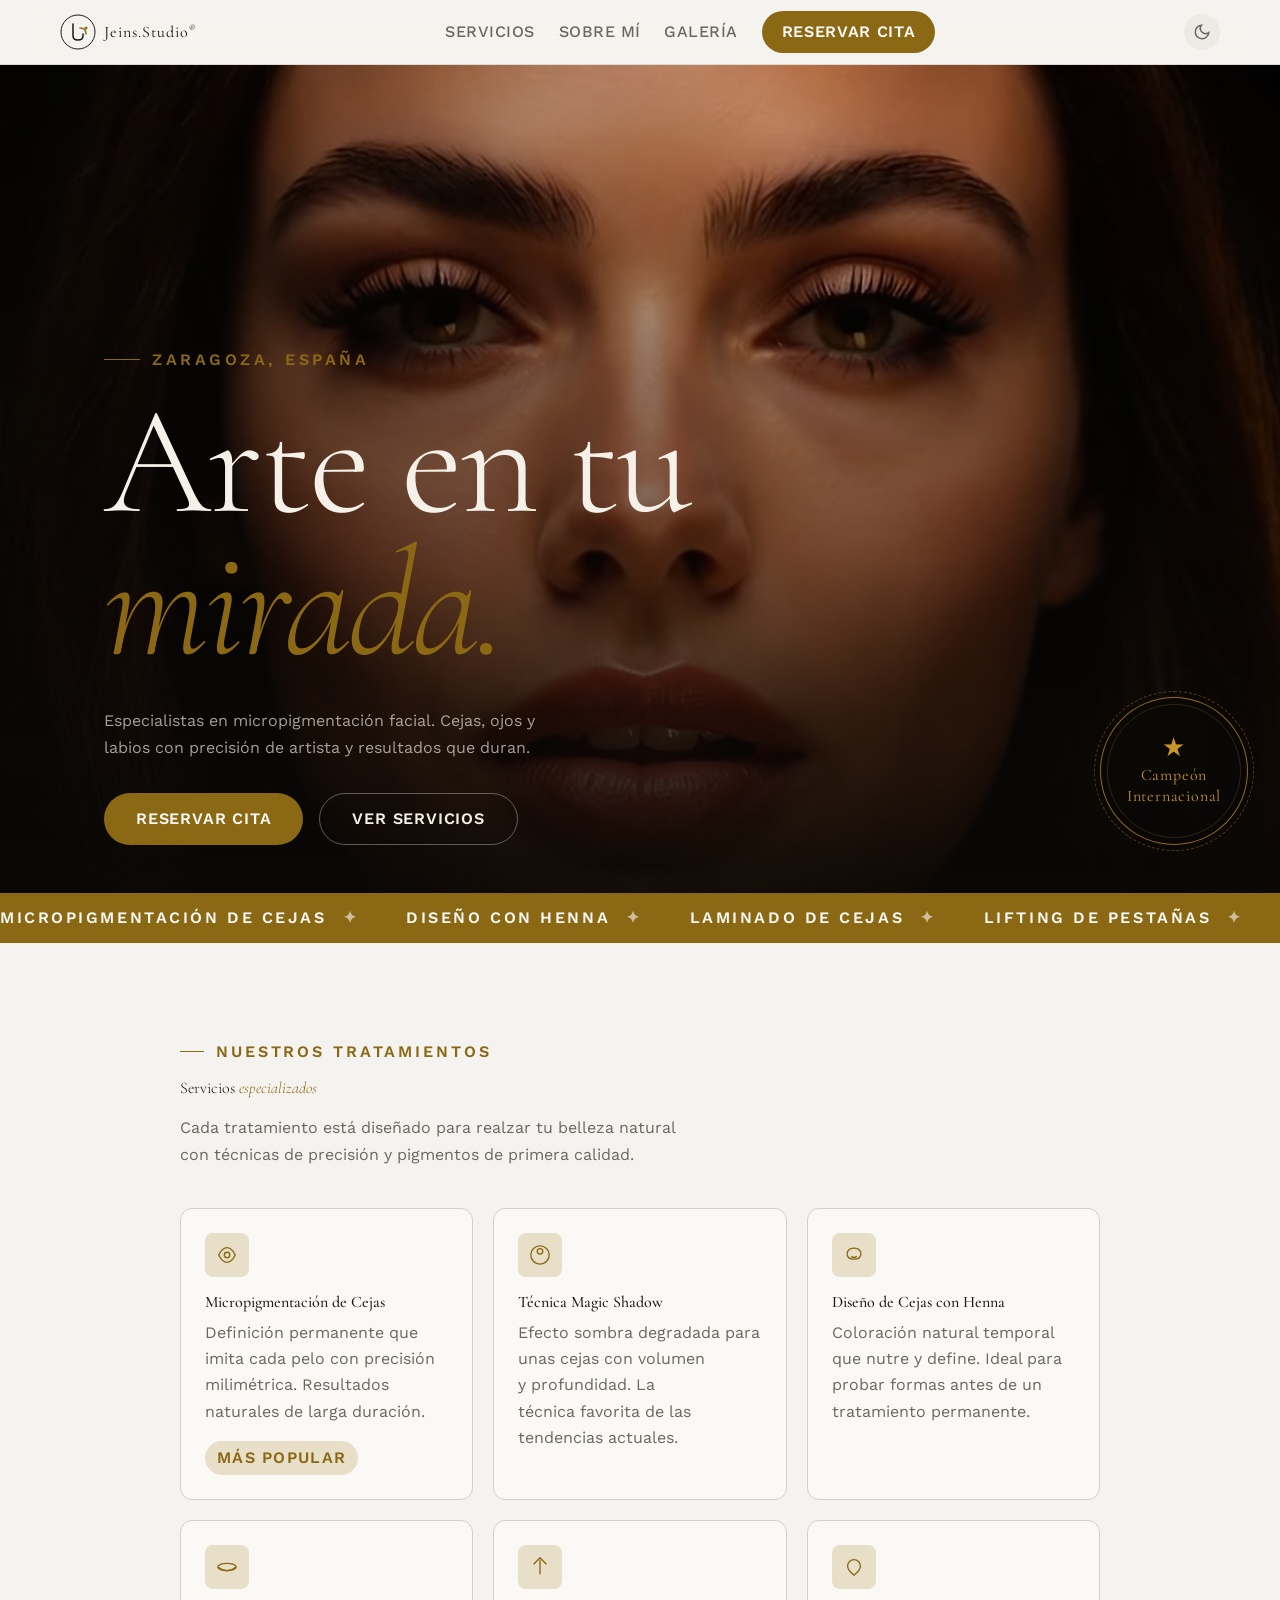
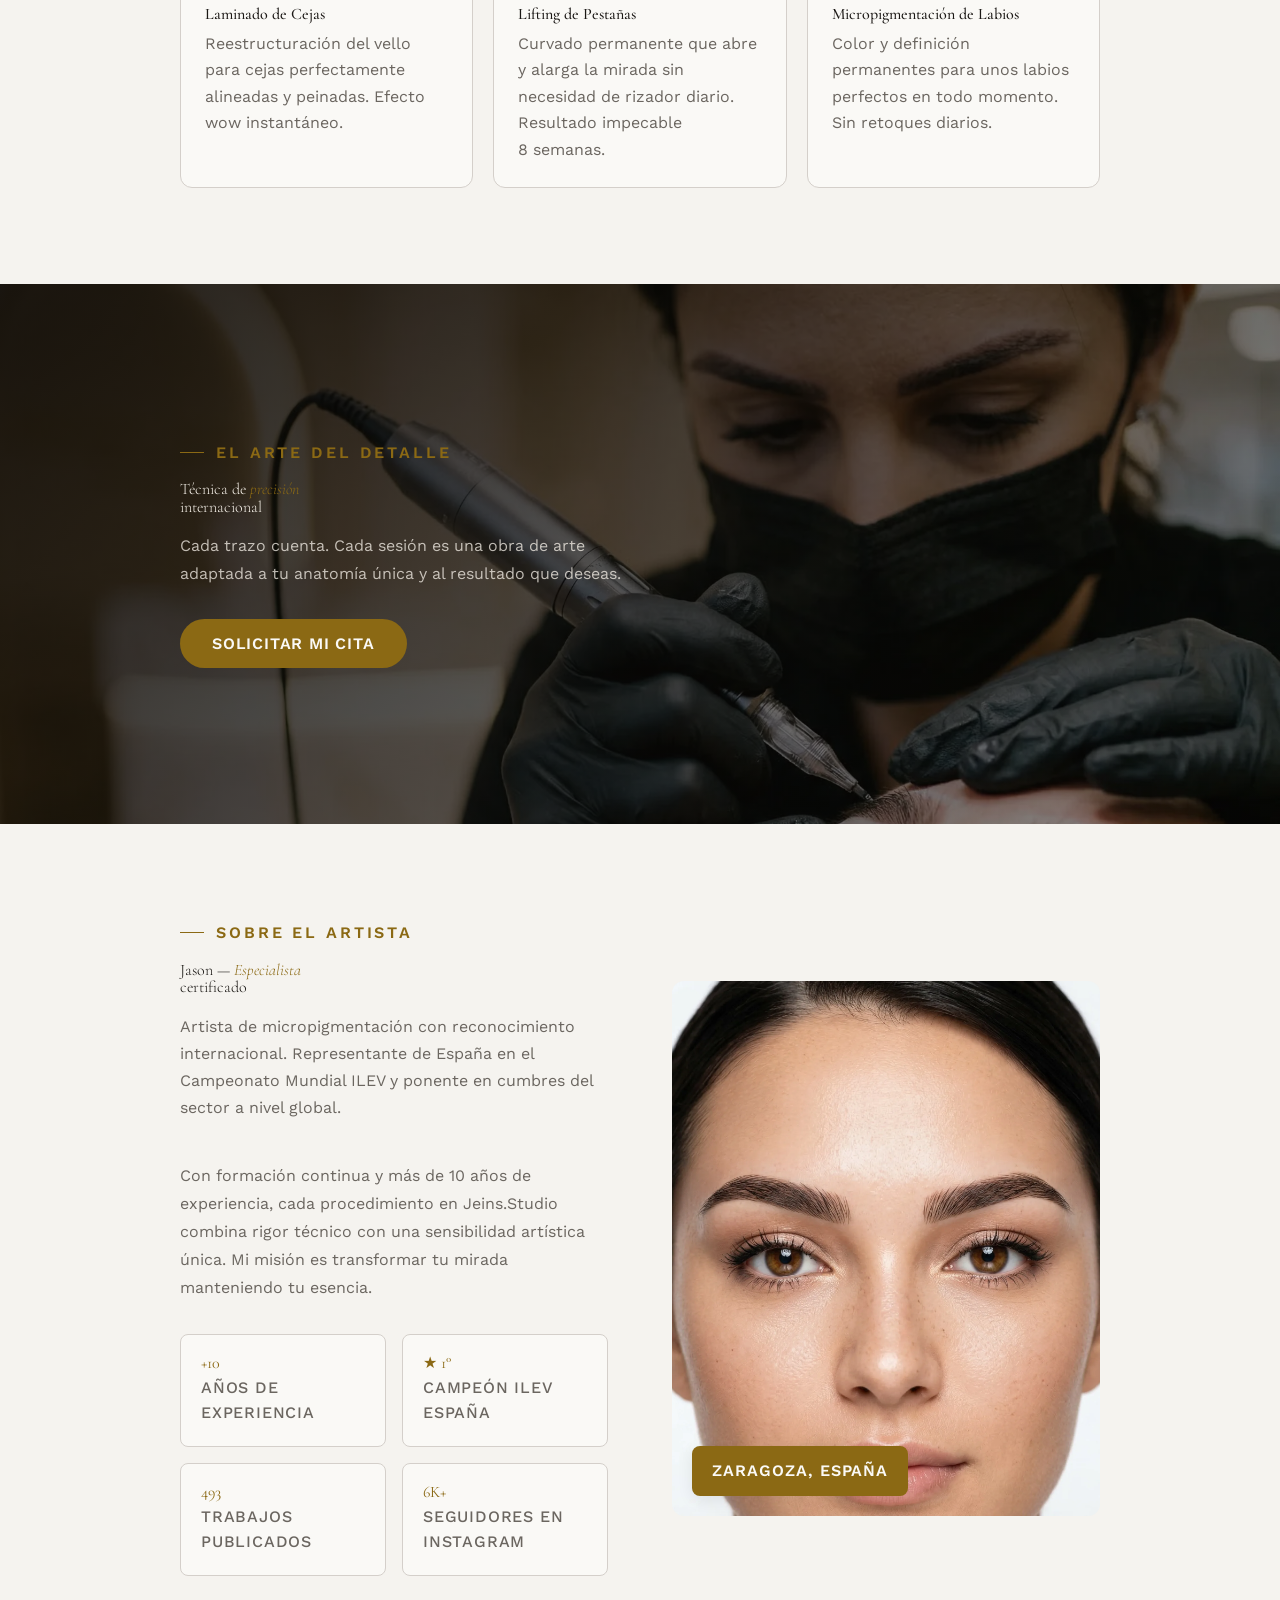
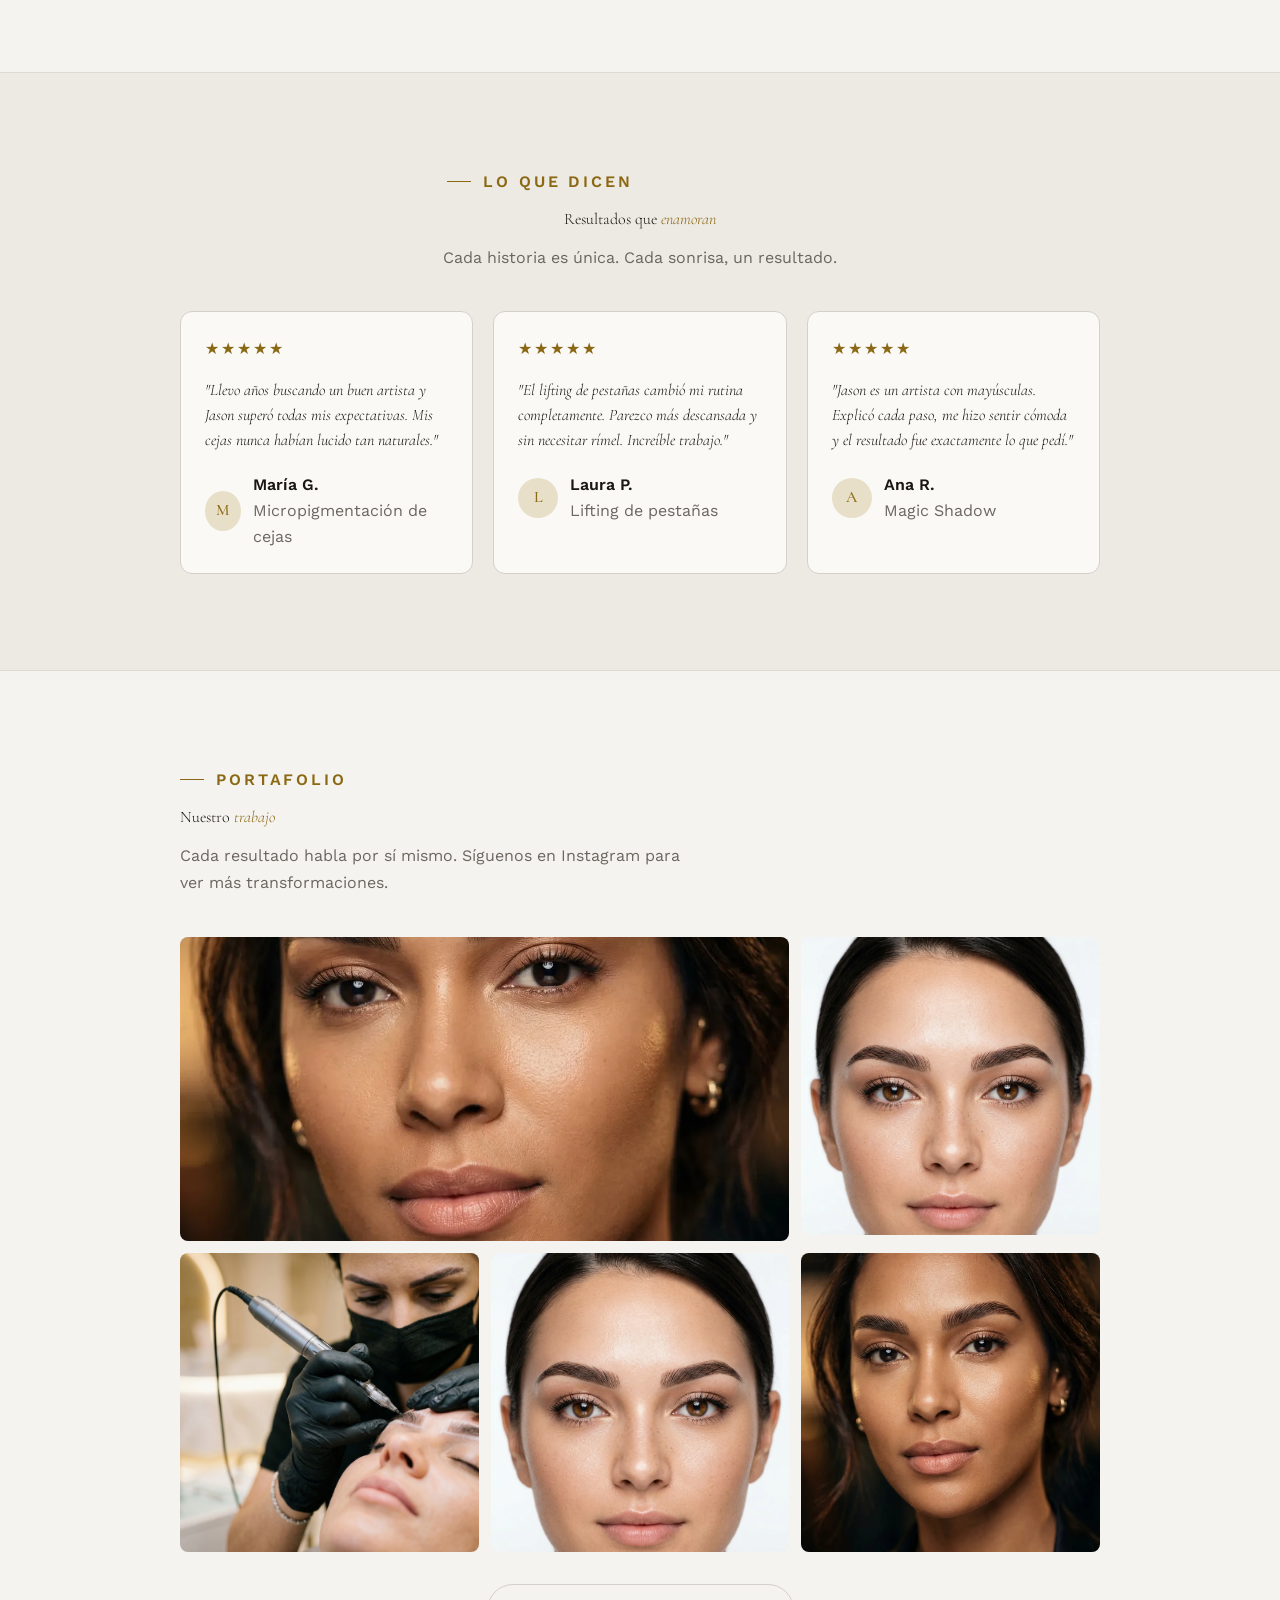
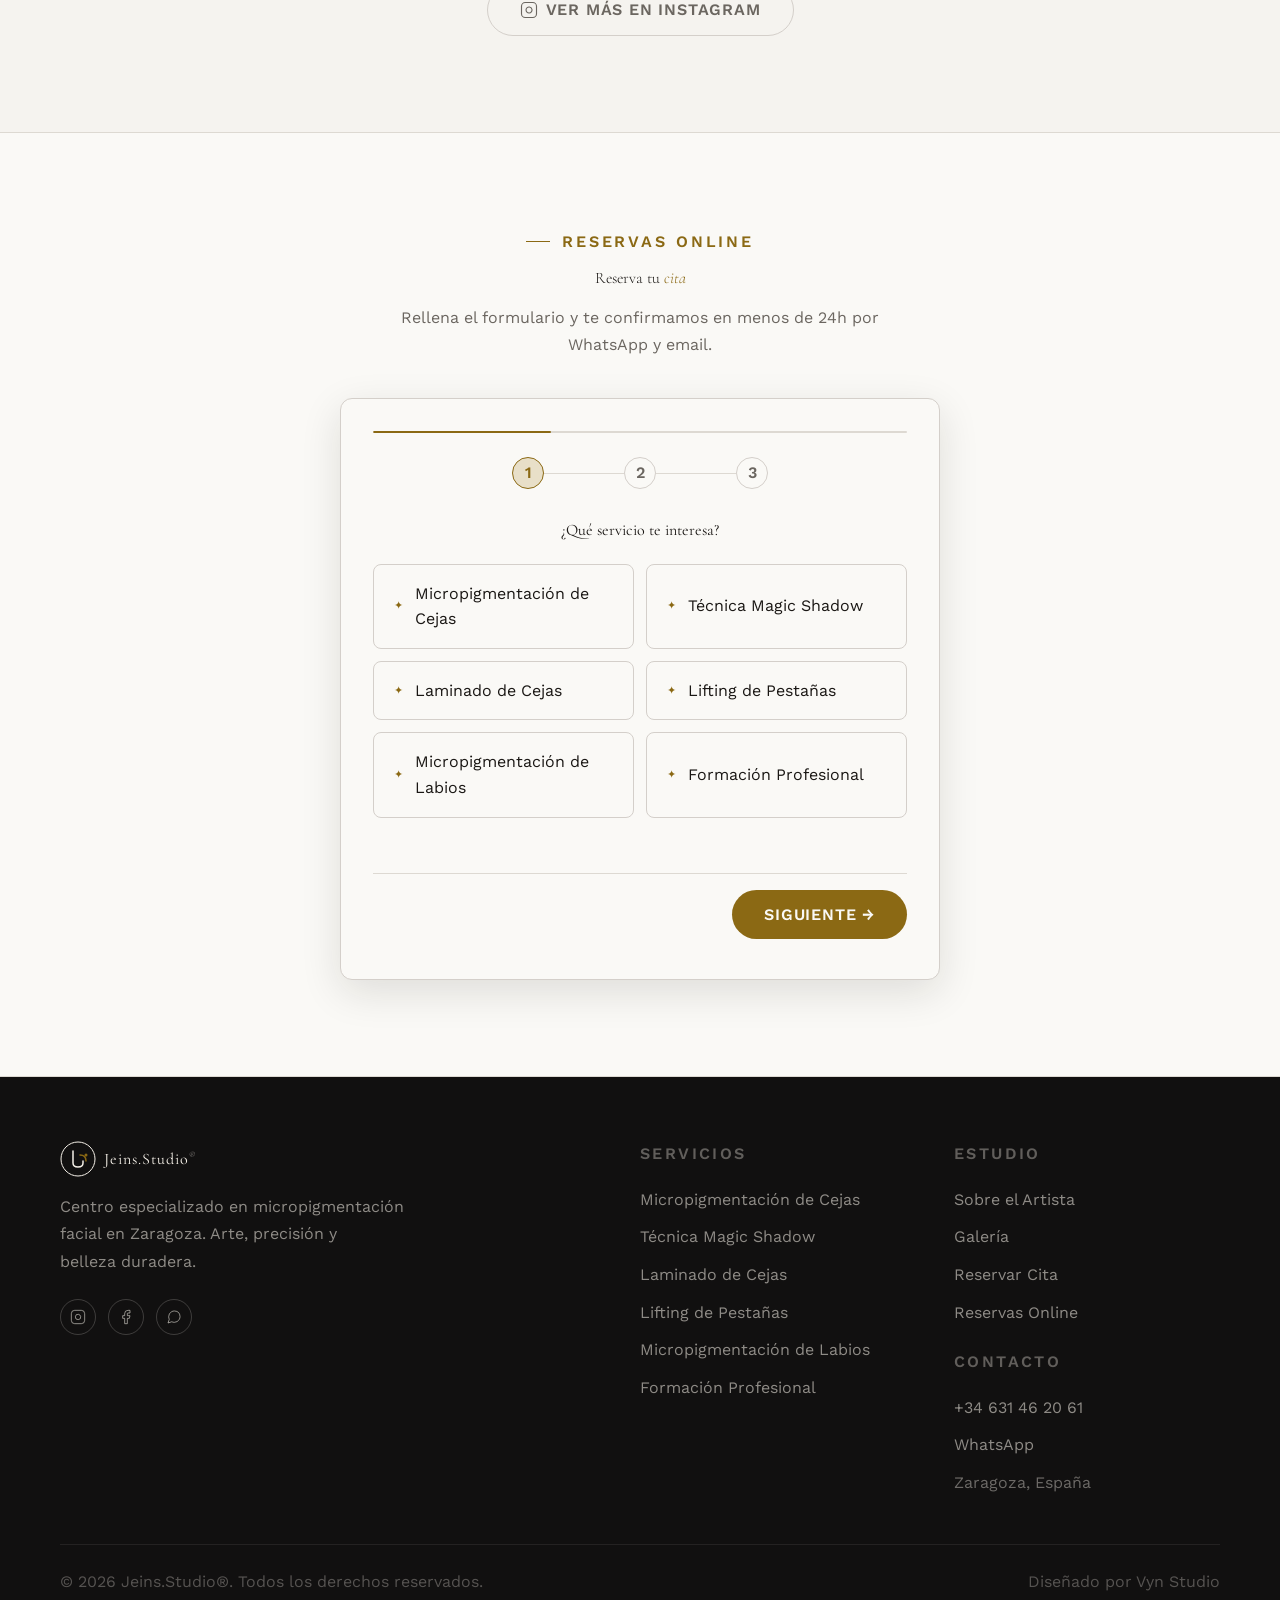
<file: index.html>
<!DOCTYPE html>
<html lang="es">
<head>
<meta charset="UTF-8">
<meta name="viewport" content="width=device-width, initial-scale=1.0">

<!-- ===== SEO PRIMARIO ===== -->
<title>Jeins.Studio® | Micropigmentación de Cejas y Labios en Zaragoza</title>
<meta name="description" content="Jeins.Studio® — Especialistas en micropigmentación facial en Zaragoza. Cejas, ojos y labios con precisión de artista. Campeón internacional ILEV. Reserva tu cita online.">
<meta name="keywords" content="micropigmentación Zaragoza, micropigmentación cejas Zaragoza, microblading Zaragoza, laminado cejas Zaragoza, lifting pestañas Zaragoza, tatuaje cejas Zaragoza, Jeins Studio">
<meta name="author" content="Jeins.Studio®">
<meta name="robots" content="index, follow">
<link rel="canonical" href="https://jeinsstudio.com/">

<!-- ===== OPEN GRAPH (Facebook / WhatsApp) ===== -->
<meta property="og:type" content="website">
<meta property="og:url" content="https://jeinsstudio.com/">
<meta property="og:title" content="Jeins.Studio® | Micropigmentación Facial en Zaragoza">
<meta property="og:description" content="Especialistas en diseño de cejas, micropigmentación y tratamientos de belleza en Zaragoza. Artista galardonado internacionalmente. Reserva tu cita.">
<meta property="og:image" content="https://jeinsstudio.com/hero.png">
<meta property="og:image:width" content="1200">
<meta property="og:image:height" content="630">
<meta property="og:locale" content="es_ES">
<meta property="og:site_name" content="Jeins.Studio®">

<!-- ===== TWITTER CARD ===== -->
<meta name="twitter:card" content="summary_large_image">
<meta name="twitter:title" content="Jeins.Studio® | Micropigmentación Facial en Zaragoza">
<meta name="twitter:description" content="Especialistas en micropigmentación facial en Zaragoza. Reserva tu cita online.">
<meta name="twitter:image" content="https://jeinsstudio.com/hero.png">

<!-- ===== STRUCTURED DATA (Schema.org) ===== -->
<script type="application/ld+json">
{
  "@context": "https://schema.org",
  "@type": "BeautySalon",
  "name": "Jeins.Studio®",
  "description": "Centro especializado en micropigmentación facial en Zaragoza. Cejas, ojos y labios con precisión de artista.",
  "url": "https://jeinsstudio.com",
  "telephone": "+34631462061",
  "priceRange": "€€",
  "image": "https://jeinsstudio.com/hero.png",
  "address": {
    "@type": "PostalAddress",
    "addressLocality": "Zaragoza",
    "addressRegion": "Aragón",
    "addressCountry": "ES"
  },
  "geo": {
    "@type": "GeoCoordinates",
    "latitude": "41.6488",
    "longitude": "-0.8891"
  },
  "openingHoursSpecification": {
    "@type": "OpeningHoursSpecification",
    "dayOfWeek": ["Monday","Tuesday","Wednesday","Thursday","Friday"],
    "opens": "09:00",
    "closes": "19:00"
  },
  "sameAs": [
    "https://www.instagram.com/jeins.studio",
    "https://www.facebook.com/profile.php?id=100095380410273"
  ],
  "hasOfferCatalog": {
    "@type": "OfferCatalog",
    "name": "Servicios de Micropigmentación",
    "itemListElement": [
      {"@type": "Offer", "itemOffered": {"@type": "Service", "name": "Micropigmentación de Cejas"}},
      {"@type": "Offer", "itemOffered": {"@type": "Service", "name": "Técnica Magic Shadow"}},
      {"@type": "Offer", "itemOffered": {"@type": "Service", "name": "Laminado de Cejas"}},
      {"@type": "Offer", "itemOffered": {"@type": "Service", "name": "Lifting de Pestañas"}},
      {"@type": "Offer", "itemOffered": {"@type": "Service", "name": "Micropigmentación de Labios"}}
    ]
  }
}
</script>

<!-- ===== PERFORMANCE ===== -->
<link rel="preconnect" href="https://fonts.googleapis.com">
<link rel="preconnect" href="https://fonts.gstatic.com" crossorigin>
<link rel="preload" href="hero.webm" as="video" type="video/webm">
<link rel="preload" href="hero.mp4" as="video" type="video/mp4">
<link rel="dns-prefetch" href="https://wa.me">
<link rel="dns-prefetch" href="https://gnom.guru">
<link href="https://fonts.googleapis.com/css2?family=Cormorant+Garamond:ital,wght@0,300;0,400;1,300;1,400&family=Work+Sans:wght@400;500&display=swap" rel="stylesheet" media="print" onload="this.media='all'">
<noscript><link href="https://fonts.googleapis.com/css2?family=Cormorant+Garamond:ital,wght@0,300;0,400;1,300;1,400&family=Work+Sans:wght@400;500&display=swap" rel="stylesheet"></noscript>

<style>:root{--text-xs:clamp(0.75rem,0.7rem+0.25vw,0.875rem);--text-sm:clamp(0.875rem,0.8rem+0.35vw,1rem);--text-base:clamp(1rem,0.95rem+0.25vw,1.125rem);--text-lg:clamp(1.125rem,1rem+0.75vw,1.5rem);--text-xl:clamp(1.5rem,1.2rem+1.25vw,2.25rem);--text-2xl:clamp(2rem,1.2rem+2.5vw,3.5rem);--text-hero:clamp(3rem,1rem+5.5vw,6rem);--space-1:0.25rem;--space-2:0.5rem;--space-3:0.75rem;--space-4:1rem;--space-5:1.25rem;--space-6:1.5rem;--space-8:2rem;--space-10:2.5rem;--space-12:3rem;--space-16:4rem;--space-20:5rem;--space-24:6rem;--space-32:8rem;--color-bg:#f5f3ef;--color-surface:#faf9f6;--color-surface-2:#ffffff;--color-surface-offset:#ede9e3;--color-divider:#ddd9d2;--color-border:#d4cfca;--color-text:#1a1714;--color-text-muted:#6b6660;--color-text-faint:#b8b4af;--color-text-inverse:#faf9f6;--color-primary:#8b6914;--color-primary-hover:#6e5210;--color-primary-active:#50390c;--color-primary-highlight:#e8dfc8;--color-dark:#111010;--font-display:'Cormorant Garamond',Georgia,serif;--font-body:'Work Sans','Helvetica Neue',sans-serif;--radius-sm:0.25rem;--radius-md:0.5rem;--radius-lg:0.75rem;--radius-full:9999px;--transition-interactive:220ms cubic-bezier(0.16,1,0.3,1);--shadow-sm:0 1px 3px rgba(26,23,20,0.06);--shadow-md:0 4px 16px rgba(26,23,20,0.08);--shadow-lg:0 12px 40px rgba(26,23,20,0.12);--content-narrow:640px;--content-default:960px;--content-wide:1200px}[data-theme="dark"]{--color-bg:#0f0e0c;--color-surface:#161411;--color-surface-2:#1c1a17;--color-surface-offset:#1a1815;--color-divider:#282420;--color-border:#373330;--color-text:#e8e4de;--color-text-muted:#8a8580;--color-text-faint:#5a5550;--color-text-inverse:#161411;--color-primary:#c9952a;--color-primary-hover:#e8b040;--color-primary-active:#f5c95a;--color-primary-highlight:#3a2e14;--color-dark:#f0ece5;--shadow-sm:0 1px 3px rgba(0,0,0,0.25);--shadow-md:0 4px 16px rgba(0,0,0,0.35);--shadow-lg:0 12px 40px rgba(0,0,0,0.5)}@media (prefers-color-scheme:dark){:root:not([data-theme]){--color-bg:#0f0e0c;--color-surface:#161411;--color-surface-2:#1c1a17;--color-surface-offset:#1a1815;--color-divider:#282420;--color-border:#373330;--color-text:#e8e4de;--color-text-muted:#8a8580;--color-text-faint:#5a5550;--color-text-inverse:#161411;--color-primary:#c9952a;--color-primary-hover:#e8b040;--color-primary-active:#f5c95a;--color-primary-highlight:#3a2e14;--color-dark:#f0ece5;--shadow-sm:0 1px 3px rgba(0,0,0,0.25);--shadow-md:0 4px 16px rgba(0,0,0,0.35);--shadow-lg:0 12px 40px rgba(0,0,0,0.5)}}*,*::before,*::after{box-sizing:border-box;margin:0;padding:0}html{-webkit-text-size-adjust:none;text-size-adjust:none;-webkit-font-smoothing:antialiased;-moz-osx-font-smoothing:grayscale;text-rendering:optimizeLegibility;scroll-behavior:smooth;scroll-padding-top:var(--space-16);background-color:var(--color-dark)}body{min-height:100dvh;line-height:1.6;font-family:var(--font-body);font-size:var(--text-base);color:var(--color-text);background-color:var(--color-bg);display:flex;flex-direction:column}footer{margin-top:auto}img,picture,video,canvas,svg{display:block;max-width:100%;height:auto}ul[role="list"],ol[role="list"]{list-style:none}input,button,textarea,select{font:inherit;color:inherit}h1,h2,h3,h4{text-wrap:balance;line-height:1.15}p,li{text-wrap:pretty;max-width:72ch}::selection{background:color-mix(in oklab,var(--color-primary) 25%,transparent);color:var(--color-text)}:focus-visible{outline:2px solid var(--color-primary);outline-offset:3px;border-radius:var(--radius-sm)}@media (prefers-reduced-motion:reduce){*,*::before,*::after{animation-duration:0.01ms !important;transition-duration:0.01ms !important;scroll-behavior:auto !important}}button{cursor:pointer;background:none;border:none}a,button,[role="button"]{transition:color var(--transition-interactive),background var(--transition-interactive),border-color var(--transition-interactive),box-shadow var(--transition-interactive),opacity var(--transition-interactive)}.sr-only{position:absolute;width:1px;height:1px;padding:0;margin:-1px;overflow:hidden;clip:rect(0,0,0,0);white-space:nowrap;border-width:0}.container{width:100%;max-width:var(--content-default);margin-inline:auto;padding-inline:var(--space-5)}.container--wide{max-width:var(--content-wide)}.container--narrow{max-width:var(--content-narrow)}.header{position:sticky;top:0;z-index:50;background:color-mix(in oklab,var(--color-bg) 92%,transparent);backdrop-filter:blur(16px);border-bottom:1px solid var(--color-divider);transition:box-shadow var(--transition-interactive)}.header--scrolled{box-shadow:var(--shadow-sm)}.header__inner{display:flex;align-items:center;justify-content:space-between;height:64px}.logo{display:flex;align-items:center;gap:var(--space-2);text-decoration:none;color:var(--color-text)}.logo__svg{width:36px;height:36px;flex-shrink:0}.logo__name{font-family:var(--font-display);font-size:var(--text-lg);font-weight:400;letter-spacing:0.06em;line-height:1}.logo__reg{font-size:0.55em;vertical-align:super}.nav{display:flex;align-items:center;gap:var(--space-6)}.nav__link{font-size:var(--text-sm);font-weight:500;text-decoration:none;color:var(--color-text-muted);letter-spacing:0.03em;text-transform:uppercase}.nav__link:hover{color:var(--color-text)}.nav__cta{font-size:var(--text-sm);font-weight:600;text-decoration:none;background:var(--color-primary);color:var(--color-text-inverse);padding:var(--space-2) var(--space-5);border-radius:var(--radius-full);letter-spacing:0.04em;text-transform:uppercase}.nav__cta:hover{background:var(--color-primary-hover)}.header__actions{display:flex;align-items:center;gap:var(--space-3)}.theme-toggle{width:36px;height:36px;display:flex;align-items:center;justify-content:center;border-radius:var(--radius-full);color:var(--color-text-muted);background:var(--color-surface-offset)}.theme-toggle:hover{color:var(--color-text);background:var(--color-divider)}.menu-toggle{display:none;flex-direction:column;gap:5px;padding:var(--space-2)}.menu-toggle span{display:block;width:22px;height:1.5px;background:var(--color-text);transition:all var(--transition-interactive)}.menu-toggle.open span:nth-child(1){transform:rotate(45deg) translate(4.5px,4.5px)}.menu-toggle.open span:nth-child(2){opacity:0;transform:scaleX(0)}.menu-toggle.open span:nth-child(3){transform:rotate(-45deg) translate(4.5px,-4.5px)}@media (max-width:768px){.nav{display:none;position:absolute;top:64px;left:0;right:0;background:var(--color-surface);border-bottom:1px solid var(--color-divider);flex-direction:column;padding:var(--space-6) var(--space-5);gap:var(--space-4);z-index:49}.nav.open{display:flex}.menu-toggle{display:flex}.nav__cta{align-self:flex-start}}.hero{position:relative;overflow:hidden;min-height:92dvh;display:grid;grid-template-columns:1fr;background:#0a0806}.hero__image{position:absolute;inset:0;overflow:hidden}.hero__image{position:absolute;inset:0;overflow:hidden;background:url('[data-uri]') center 30% / cover no-repeat}.hero__video{position:absolute;inset:0;width:100%;height:100%;object-fit:cover;object-position:center 30%;opacity:0;transition:opacity 1s ease}.hero__video.playing{opacity:1;transition:opacity 0.4s ease}@media (max-width:768px){.hero__video{object-position:center 30%}}.hero__overlay{position:absolute;inset:0;background:linear-gradient(to top,rgba(10,8,6,0.95) 0%,rgba(10,8,6,0.5) 40%,rgba(10,8,6,0.15) 100%),linear-gradient(to right,rgba(10,8,6,0.4) 0%,transparent 60%)}.hero__content{position:relative;z-index:2;display:flex;flex-direction:column;justify-content:flex-end;padding:var(--space-20) clamp(1.5rem,5vw,5rem) var(--space-12);width:100%}.hero__eyebrow{font-size:var(--text-xs);font-weight:600;letter-spacing:0.22em;text-transform:uppercase;color:var(--color-primary);margin-bottom:var(--space-5);display:flex;align-items:center;gap:var(--space-3);opacity:0;animation:hero-fadein 1s ease 0.3s forwards}.hero__eyebrow::before{content:'';display:block;width:36px;height:1px;background:var(--color-primary)}@keyframes hero-fadein{from{opacity:0;transform:translateY(16px)}to{opacity:1;transform:translateY(0)}}.hero__title{font-family:var(--font-display);font-size:clamp(4.5rem,12vw,11rem);font-weight:300;line-height:0.92;color:#f5f0e8;margin-bottom:var(--space-8);letter-spacing:-0.02em;max-width:none;opacity:0;animation:hero-fadein 1s ease 0.5s forwards}.hero__title em{font-style:italic;color:var(--color-primary);display:block}.hero__desc{font-size:var(--text-base);color:rgba(245,240,232,0.65);max-width:46ch;margin-bottom:var(--space-8);line-height:1.7;opacity:0;animation:hero-fadein 1s ease 0.7s forwards}.hero__actions{display:flex;gap:var(--space-4);flex-wrap:wrap;opacity:0;animation:hero-fadein 1s ease 0.9s forwards}.btn{display:inline-flex;align-items:center;justify-content:center;gap:var(--space-2);font-size:var(--text-sm);font-weight:600;letter-spacing:0.05em;text-transform:uppercase;text-decoration:none;border-radius:var(--radius-full);padding:var(--space-3) var(--space-8);white-space:nowrap}.btn--primary{background:var(--color-primary);color:var(--color-text-inverse)}.btn--primary:hover{background:var(--color-primary-hover)}.btn--outline{border:1px solid rgba(245,240,232,0.35);color:#f5f0e8}.btn--outline:hover{background:rgba(245,240,232,0.08);border-color:rgba(245,240,232,0.6)}@keyframes badge-pulse{0%,100%{box-shadow:0 0 0 0 rgba(201,149,42,0.5),0 0 0 0 rgba(201,149,42,0.25)}50%{box-shadow:0 0 0 12px rgba(201,149,42,0.15),0 0 0 24px rgba(201,149,42,0.05)}}@keyframes badge-ring-spin{from{transform:rotate(0deg)}to{transform:rotate(360deg)}}@keyframes badge-fadein{from{opacity:0;transform:scale(0.8)}to{opacity:1;transform:scale(1)}}@keyframes star-glow{0%,100%{text-shadow:0 0 8px rgba(201,149,42,0.6);transform:scale(1)}50%{text-shadow:0 0 20px rgba(201,149,42,1),0 0 40px rgba(201,149,42,0.4);transform:scale(1.15)}}.hero__badge{position:absolute;bottom:var(--space-12);right:var(--space-8);display:flex;flex-direction:column;align-items:center;justify-content:center;gap:4px;width:148px;height:148px;border-radius:50%;border:1.5px solid rgba(201,149,42,0.7);background:rgba(10,8,6,0.75);color:#c9952a;font-size:var(--text-sm);font-weight:500;letter-spacing:0.08em;text-align:center;line-height:1.35;backdrop-filter:blur(12px);animation:badge-fadein 1s ease 0.6s both,badge-pulse 3s ease-in-out 1.6s infinite}.hero__badge::before{content:'';position:absolute;inset:-7px;border-radius:50%;border:1px dashed rgba(201,149,42,0.4);animation:badge-ring-spin 12s linear infinite}.hero__badge::after{content:'';position:absolute;inset:6px;border-radius:50%;border:1px solid rgba(201,149,42,0.2)}.hero__badge__star{font-size:1.6rem;line-height:1;animation:star-glow 2.5s ease-in-out 1.6s infinite}.hero__badge__text{font-family:var(--font-display);font-size:1rem;font-weight:400;letter-spacing:0.05em;line-height:1.3}@media (max-width:480px){.hero__badge{display:none}.hero__overlay{background:linear-gradient(to bottom,rgba(10,8,6,0.5) 0%,rgba(10,8,6,0.85) 100%)}.hero__content{justify-content:flex-end;padding-top:var(--space-32)}}.marquee-bar{background:var(--color-primary);overflow:hidden;padding-block:var(--space-3)}.marquee-track{display:flex;gap:var(--space-12);white-space:nowrap;animation:marquee 28s linear infinite}.marquee-track:hover{animation-play-state:paused}@keyframes marquee{from{transform:translateX(0)}to{transform:translateX(-50%)}}.marquee-item{font-size:var(--text-xs);font-weight:600;letter-spacing:0.16em;text-transform:uppercase;color:var(--color-text-inverse);flex-shrink:0;display:flex;align-items:center;gap:var(--space-4)}.marquee-item::after{content:'✦';opacity:0.6}</style>
<link rel="preload" href="styles.css" as="style" onload="this.onload=null;this.rel='stylesheet'">
<noscript><link rel="stylesheet" href="styles.css"></noscript>
</head>

<body>

<!-- ===== HEADER ===== -->
<header class="header" id="header">
  <div class="container container--wide">
    <div class="header__inner">
      <a href="#" class="logo" aria-label="Jeins Studio — Inicio">
        <!-- SVG Logo: abstract J+S ligature mark -->
        <svg class="logo__svg" viewBox="0 0 36 36" fill="none" xmlns="http://www.w3.org/2000/svg" aria-hidden="true">
          <circle cx="18" cy="18" r="17" stroke="currentColor" stroke-width="1"/>
          <path d="M13 10 L13 22 Q13 26 18 26 Q23 26 23 22 L23 20" stroke="currentColor" stroke-width="1.5" stroke-linecap="round" fill="none"/>
          <path d="M20 14 Q26 14 26 20" stroke="var(--color-primary)" stroke-width="1.5" stroke-linecap="round" fill="none"/>
          <circle cx="26" cy="14" r="1.5" fill="var(--color-primary)"/>
        </svg>
        <span class="logo__name">Jeins.Studio<span class="logo__reg">®</span></span>
      </a>

      <nav class="nav" id="nav" aria-label="Navegación principal">
        <a href="#servicios" class="nav__link">Servicios</a>
        <a href="#sobre-mi" class="nav__link">Sobre Mí</a>
        <a href="#galeria" class="nav__link">Galería</a>
        <a href="#reservar" class="nav__cta">Reservar Cita</a>
      </nav>

      <div class="header__actions">
        <button class="theme-toggle" data-theme-toggle aria-label="Cambiar modo claro/oscuro">
          <svg width="18" height="18" viewBox="0 0 24 24" fill="none" stroke="currentColor" stroke-width="2"><path d="M21 12.79A9 9 0 1 1 11.21 3 7 7 0 0 0 21 12.79z"/></svg>
        </button>
        <button class="menu-toggle" id="menuToggle" aria-label="Abrir menú" aria-expanded="false">
          <span></span><span></span><span></span>
        </button>
      </div>
    </div>
  </div>
</header>

<!-- ===== HERO ===== -->
<section class="hero" aria-label="Portada">
  <div class="hero__image">
    <video class="hero__video" autoplay muted loop playsinline preload="auto" aria-hidden="true" width="1280" height="720">
      <source src="hero.webm" type="video/webm">
      <source src="hero.mp4" type="video/mp4">
    </video>
  </div>
  <div class="hero__overlay" aria-hidden="true"></div>
  <div class="hero__content container container--wide">
    <p class="hero__eyebrow">Zaragoza, España</p>
    <h1 class="hero__title">Arte en tu<br><em>mirada.</em></h1>
    <p class="hero__desc">Especialistas en micropigmentación facial. Cejas, ojos y labios con precisión de artista y resultados que duran.</p>
    <div class="hero__actions">
      <a href="#reservar" class="btn btn--primary">Reservar cita</a>
      <a href="#servicios" class="btn btn--outline">Ver servicios</a>
    </div>
  </div>
  <div class="hero__badge" aria-label="Campeón internacional">
    <span class="hero__badge__star">★</span>
    <span class="hero__badge__text">Campeón<br>Internacional</span>
  </div>
</section>

<!-- ===== MARQUEE ===== -->
<div class="marquee-bar" aria-hidden="true">
  <div class="marquee-track">
    <span class="marquee-item">Micropigmentación de Cejas</span>
    <span class="marquee-item">Diseño con Henna</span>
    <span class="marquee-item">Laminado de Cejas</span>
    <span class="marquee-item">Lifting de Pestañas</span>
    <span class="marquee-item">Micropigmentación de Labios</span>
    <span class="marquee-item">Técnica Magic Shadow</span>
    <span class="marquee-item">Formación Profesional</span>
    <span class="marquee-item">Micropigmentación de Cejas</span>
    <span class="marquee-item">Diseño con Henna</span>
    <span class="marquee-item">Laminado de Cejas</span>
    <span class="marquee-item">Lifting de Pestañas</span>
    <span class="marquee-item">Micropigmentación de Labios</span>
    <span class="marquee-item">Técnica Magic Shadow</span>
    <span class="marquee-item">Formación Profesional</span>
  </div>
</div>

<!-- ===== SERVICES ===== -->
<section class="section" id="servicios" aria-labelledby="servicios-title">
  <div class="container">
    <p class="section__eyebrow reveal">Nuestros Tratamientos</p>
    <h2 class="section__title reveal reveal--delay-1" id="servicios-title">Servicios <em>especializados</em></h2>
    <p class="section__subtitle reveal reveal--delay-2">Cada tratamiento está diseñado para realzar tu belleza natural con técnicas de precisión y pigmentos de primera calidad.</p>

    <div class="services-grid">
      <div class="service-card reveal">
        <div class="service-card__icon" aria-hidden="true">
          <svg width="22" height="22" viewBox="0 0 24 24" fill="none" stroke="currentColor" stroke-width="1.5"><path d="M3 12s4-8 9-8 9 8 9 8-4 8-9 8-9-8-9-8z"/><circle cx="12" cy="12" r="3"/></svg>
        </div>
        <h3 class="service-card__title">Micropigmentación de Cejas</h3>
        <p class="service-card__desc">Definición permanente que imita cada pelo con precisión milimétrica. Resultados naturales de larga duración.</p>
        <span class="service-card__badge">Más popular</span>
      </div>

      <div class="service-card reveal reveal--delay-1">
        <div class="service-card__icon" aria-hidden="true">
          <svg width="22" height="22" viewBox="0 0 24 24" fill="none" stroke="currentColor" stroke-width="1.5"><path d="M12 2C6.48 2 2 6.48 2 12s4.48 10 10 10 10-4.48 10-10S17.52 2 12 2zm0 3c1.66 0 3 1.34 3 3s-1.34 3-3 3-3-1.34-3-3 1.34-3 3-3z"/></svg>
        </div>
        <h3 class="service-card__title">Técnica Magic Shadow</h3>
        <p class="service-card__desc">Efecto sombra degradada para unas cejas con volumen y profundidad. La técnica favorita de las tendencias actuales.</p>
      </div>

      <div class="service-card reveal reveal--delay-2">
        <div class="service-card__icon" aria-hidden="true">
          <svg width="22" height="22" viewBox="0 0 24 24" fill="none" stroke="currentColor" stroke-width="1.5"><path d="M4.5 10.5s0-6 7.5-6 7.5 6 7.5 6"/><path d="M4.5 10.5c0 4.5 3.36 6 7.5 6s7.5-1.5 7.5-6"/><path d="M9 13.5 Q12 16 15 13.5"/></svg>
        </div>
        <h3 class="service-card__title">Diseño de Cejas con Henna</h3>
        <p class="service-card__desc">Coloración natural temporal que nutre y define. Ideal para probar formas antes de un tratamiento permanente.</p>
      </div>

      <div class="service-card reveal">
        <div class="service-card__icon" aria-hidden="true">
          <svg width="22" height="22" viewBox="0 0 24 24" fill="none" stroke="currentColor" stroke-width="1.5"><ellipse cx="12" cy="12" rx="10" ry="4"/><path d="M2 12 Q12 20 22 12"/></svg>
        </div>
        <h3 class="service-card__title">Laminado de Cejas</h3>
        <p class="service-card__desc">Reestructuración del vello para cejas perfectamente alineadas y peinadas. Efecto wow instantáneo.</p>
      </div>

      <div class="service-card reveal reveal--delay-1">
        <div class="service-card__icon" aria-hidden="true">
          <svg width="22" height="22" viewBox="0 0 24 24" fill="none" stroke="currentColor" stroke-width="1.5"><path d="M12 20V4M5 9l7-7 7 7"/></svg>
        </div>
        <h3 class="service-card__title">Lifting de Pestañas</h3>
        <p class="service-card__desc">Curvado permanente que abre y alarga la mirada sin necesidad de rizador diario. Resultado impecable 8 semanas.</p>
      </div>

      <div class="service-card reveal reveal--delay-2">
        <div class="service-card__icon" aria-hidden="true">
          <svg width="22" height="22" viewBox="0 0 24 24" fill="none" stroke="currentColor" stroke-width="1.5"><path d="M12 21s-7-5.5-7-10a7 7 0 0 1 14 0c0 4.5-7 10-7 10z"/></svg>
        </div>
        <h3 class="service-card__title">Micropigmentación de Labios</h3>
        <p class="service-card__desc">Color y definición permanentes para unos labios perfectos en todo momento. Sin retoques diarios.</p>
      </div>
    </div>
  </div>
</section>

<!-- ===== ABOUT (full-bleed transition) ===== -->
<section class="full-bleed" aria-labelledby="fullbleed-title">
  <div class="full-bleed__bg">
    <picture>
      <source srcset="service.webp" type="image/webp">
      <img src="service.png" alt="Artista realizando micropigmentación en cliente" loading="lazy" decoding="async">
    </picture>
  </div>
  <div class="full-bleed__overlay" aria-hidden="true"></div>
  <div class="full-bleed__content">
    <p class="section__eyebrow reveal" style="color: var(--color-primary);">El Arte del Detalle</p>
    <h2 class="full-bleed__title reveal reveal--delay-1" id="fullbleed-title">Técnica de <em>precisión</em><br>internacional</h2>
    <p class="full-bleed__text reveal reveal--delay-2">Cada trazo cuenta. Cada sesión es una obra de arte adaptada a tu anatomía única y al resultado que deseas.</p>
    <a href="#reservar" class="btn btn--primary reveal reveal--delay-3">Solicitar mi cita</a>
  </div>
</section>

<!-- ===== ABOUT SECTION ===== -->
<section class="section" id="sobre-mi" aria-labelledby="sobre-mi-title">
  <div class="container">
    <div class="about-grid">
      <div>
        <p class="section__eyebrow reveal">Sobre el Artista</p>
        <h2 class="section__title reveal reveal--delay-1" id="sobre-mi-title">Jason — <em>Especialista</em><br>certificado</h2>
        <p class="section__subtitle reveal reveal--delay-2">Artista de micropigmentación con reconocimiento internacional. Representante de España en el Campeonato Mundial ILEV y ponente en cumbres del sector a nivel global.</p>
        <p class="reveal reveal--delay-2" style="font-size: var(--text-sm); color: var(--color-text-muted); max-width: 52ch; line-height: 1.75;">Con formación continua y más de 10 años de experiencia, cada procedimiento en Jeins.Studio combina rigor técnico con una sensibilidad artística única. Mi misión es transformar tu mirada manteniendo tu esencia.</p>

        <div class="about__stats reveal">
          <div class="stat">
            <div class="stat__number">+10</div>
            <div class="stat__label">Años de experiencia</div>
          </div>
          <div class="stat">
            <div class="stat__number">★ 1°</div>
            <div class="stat__label">Campeón ILEV España</div>
          </div>
          <div class="stat">
            <div class="stat__number">493</div>
            <div class="stat__label">Trabajos publicados</div>
          </div>
          <div class="stat">
            <div class="stat__number">6K+</div>
            <div class="stat__label">Seguidores en Instagram</div>
          </div>
        </div>
      </div>

      <div class="about__image-wrap reveal reveal--delay-1">
        <img src="brows.webp" onerror="this.src='brows.png'" alt="Resultado de micropigmentación de cejas — cejas simétricas y naturales" loading="lazy" width="600" height="750">
        <div class="about__image-badge">Zaragoza, España</div>
      </div>
    </div>
  </div>
</section>

<!-- ===== TESTIMONIALS ===== -->
<section class="section" style="background: var(--color-surface-offset); border-block: 1px solid var(--color-divider);" aria-labelledby="testimonios-title">
  <div class="container">
    <p class="section__eyebrow reveal" style="justify-content: center;">Lo Que Dicen</p>
    <h2 class="section__title reveal reveal--delay-1" id="testimonios-title" style="text-align: center; margin-inline: auto;">Resultados que <em>enamoran</em></h2>
    <p class="section__subtitle reveal reveal--delay-2" style="text-align: center; margin-inline: auto;">Cada historia es única. Cada sonrisa, un resultado.</p>

    <div class="testimonials-grid">
      <div class="testimonial-card reveal">
        <div class="testimonial-card__stars" aria-label="5 estrellas">★★★★★</div>
        <p class="testimonial-card__text">"Llevo años buscando un buen artista y Jason superó todas mis expectativas. Mis cejas nunca habían lucido tan naturales."</p>
        <div class="testimonial-card__author">
          <div class="testimonial-card__avatar" aria-hidden="true">M</div>
          <div>
            <div class="testimonial-card__name">María G.</div>
            <div class="testimonial-card__meta">Micropigmentación de cejas</div>
          </div>
        </div>
      </div>

      <div class="testimonial-card reveal reveal--delay-1">
        <div class="testimonial-card__stars" aria-label="5 estrellas">★★★★★</div>
        <p class="testimonial-card__text">"El lifting de pestañas cambió mi rutina completamente. Parezco más descansada y sin necesitar rímel. Increíble trabajo."</p>
        <div class="testimonial-card__author">
          <div class="testimonial-card__avatar" aria-hidden="true">L</div>
          <div>
            <div class="testimonial-card__name">Laura P.</div>
            <div class="testimonial-card__meta">Lifting de pestañas</div>
          </div>
        </div>
      </div>

      <div class="testimonial-card reveal reveal--delay-2">
        <div class="testimonial-card__stars" aria-label="5 estrellas">★★★★★</div>
        <p class="testimonial-card__text">"Jason es un artista con mayúsculas. Explicó cada paso, me hizo sentir cómoda y el resultado fue exactamente lo que pedí."</p>
        <div class="testimonial-card__author">
          <div class="testimonial-card__avatar" aria-hidden="true">A</div>
          <div>
            <div class="testimonial-card__name">Ana R.</div>
            <div class="testimonial-card__meta">Magic Shadow</div>
          </div>
        </div>
      </div>
    </div>
  </div>
</section>

<!-- ===== GALLERY ===== -->
<section class="section" id="galeria" aria-labelledby="galeria-title">
  <div class="container">
    <p class="section__eyebrow reveal">Portafolio</p>
    <h2 class="section__title reveal reveal--delay-1" id="galeria-title">Nuestro <em>trabajo</em></h2>
    <p class="section__subtitle reveal reveal--delay-2">Cada resultado habla por sí mismo. Síguenos en Instagram para ver más transformaciones.</p>

    <div class="gallery-grid reveal">
      <div class="gallery-item gallery-item--large">
        <img src="hero.webp" onerror="this.src='hero.png'" alt="Resultado de diseño de cejas y mirada perfecta" loading="lazy" width="800" height="400">
      </div>
      <div class="gallery-item">
        <img src="brows.webp" onerror="this.src='brows.png'" alt="Cejas simétricas micropigmentadas resultado natural" loading="lazy" width="400" height="400">
      </div>
      <div class="gallery-item">
        <img src="service.png" alt="Procedimiento de micropigmentación facial profesional" loading="lazy" width="400" height="400">
      </div>
      <div class="gallery-item">
        <img src="brows.webp" onerror="this.src='brows.png'" alt="Detalle de micropigmentación hilo a hilo" loading="lazy" width="400" height="400">
      </div>
      <div class="gallery-item">
        <img src="hero.webp" onerror="this.src='hero.png'" alt="Resultado final mirada transformada" loading="lazy" width="400" height="400">
      </div>
    </div>

    <div style="text-align: center; margin-top: var(--space-8);">
      <a href="https://www.instagram.com/jeins.studio" target="_blank" rel="noopener noreferrer" class="btn btn--outline" style="border-color: var(--color-border); color: var(--color-text-muted);" aria-label="Ver más en Instagram de Jeins Studio">
        <svg width="18" height="18" viewBox="0 0 24 24" fill="none" stroke="currentColor" stroke-width="1.5" aria-hidden="true"><rect x="2" y="2" width="20" height="20" rx="5" ry="5"/><path d="M16 11.37A4 4 0 1 1 12.63 8 4 4 0 0 1 16 11.37z"/><line x1="17.5" y1="6.5" x2="17.51" y2="6.5"/></svg>
        Ver más en Instagram
      </a>
    </div>
  </div>
</section>

<!-- ===== BOOKING ===== -->
<section class="section booking-section" id="reservar" aria-labelledby="reservar-title">
  <div class="container">
    <div class="booking-inner">
      <p class="section__eyebrow reveal" style="justify-content: center;">Reservas Online</p>
      <h2 class="section__title reveal reveal--delay-1" id="reservar-title">Reserva tu <em>cita</em></h2>
      <p class="section__subtitle reveal reveal--delay-2">Rellena el formulario y te confirmamos en menos de 24h por WhatsApp y email.</p>

      <!-- MULTI-STEP FORM -->
      <div class="booking-form-wrap reveal">

        <!-- Progress bar -->
        <div class="bf-progress" aria-hidden="true">
          <div class="bf-progress__bar" id="bfProgress"></div>
        </div>
        <div class="bf-steps-indicator">
          <span class="bf-step-dot active" data-step="1">1</span>
          <span class="bf-step-line"></span>
          <span class="bf-step-dot" data-step="2">2</span>
          <span class="bf-step-line"></span>
          <span class="bf-step-dot" data-step="3">3</span>
        </div>

        <!-- Hidden Netlify form for email capture -->
        <form name="reserva-cita" netlify netlify-honeypot="bot-field" hidden>
          <input type="text" name="nombre">
          <input type="email" name="email">
          <input type="tel" name="telefono">
          <input type="text" name="servicio">
          <input type="text" name="fecha">
          <textarea name="mensaje"></textarea>
        </form>

        <!-- STEP 1: Service selection -->
        <div class="bf-step" id="bfStep1">
          <h3 class="bf-step__title">¿Qué servicio te interesa?</h3>
          <div class="bf-services">
            <button type="button" class="bf-service-btn" data-value="Micropigmentación de Cejas">
              <span class="bf-service-icon">✦</span>
              <span class="bf-service-name">Micropigmentación de Cejas</span>
            </button>
            <button type="button" class="bf-service-btn" data-value="Técnica Magic Shadow">
              <span class="bf-service-icon">✦</span>
              <span class="bf-service-name">Técnica Magic Shadow</span>
            </button>
            <button type="button" class="bf-service-btn" data-value="Laminado de Cejas">
              <span class="bf-service-icon">✦</span>
              <span class="bf-service-name">Laminado de Cejas</span>
            </button>
            <button type="button" class="bf-service-btn" data-value="Lifting de Pestañas">
              <span class="bf-service-icon">✦</span>
              <span class="bf-service-name">Lifting de Pestañas</span>
            </button>
            <button type="button" class="bf-service-btn" data-value="Micropigmentación de Labios">
              <span class="bf-service-icon">✦</span>
              <span class="bf-service-name">Micropigmentación de Labios</span>
            </button>
            <button type="button" class="bf-service-btn" data-value="Formación Profesional">
              <span class="bf-service-icon">✦</span>
              <span class="bf-service-name">Formación Profesional</span>
            </button>
          </div>
          <p class="bf-error" id="bfError1"></p>
          <div class="bf-nav">
            <span></span>
            <button type="button" class="btn btn--primary" id="bfNext1">Siguiente →</button>
          </div>
        </div>

        <!-- STEP 2: Date + message -->
        <div class="bf-step" id="bfStep2" hidden>
          <h3 class="bf-step__title">¿Cuándo prefieres la cita?</h3>
          <div class="bf-fields">
            <div class="bf-field">
              <label class="bf-label" for="bfFecha">Fecha preferida</label>
              <input class="bf-input" type="date" id="bfFecha" name="fecha" required>
            </div>
            <div class="bf-field">
              <label class="bf-label" for="bfMensaje">Mensaje adicional <span style="opacity:0.4">(opcional)</span></label>
              <textarea class="bf-input bf-textarea" id="bfMensaje" name="mensaje" rows="3" placeholder="Cuéntanos algo sobre lo que buscas..."></textarea>
            </div>
          </div>
          <p class="bf-error" id="bfError2"></p>
          <div class="bf-nav">
            <button type="button" class="btn btn--ghost" id="bfPrev2">← Atrás</button>
            <button type="button" class="btn btn--primary" id="bfNext2">Siguiente →</button>
          </div>
        </div>

        <!-- STEP 3: Personal details -->
        <div class="bf-step" id="bfStep3" hidden>
          <h3 class="bf-step__title">Tus datos de contacto</h3>
          <div class="bf-fields">
            <div class="bf-field">
              <label class="bf-label" for="bfNombre">Nombre completo</label>
              <input class="bf-input" type="text" id="bfNombre" name="nombre" placeholder="Tu nombre" required>
            </div>
            <div class="bf-field">
              <label class="bf-label" for="bfTelefono">Teléfono (WhatsApp)</label>
              <input class="bf-input" type="tel" id="bfTelefono" name="telefono" placeholder="+34 600 000 000" required>
            </div>
            <div class="bf-field">
              <label class="bf-label" for="bfEmail">Email</label>
              <input class="bf-input" type="email" id="bfEmail" name="email" placeholder="tu@email.com" required>
            </div>
          </div>
          <p class="bf-error" id="bfError3"></p>
          <div class="bf-nav">
            <button type="button" class="btn btn--ghost" id="bfPrev3">← Atrás</button>
            <button type="button" class="btn btn--primary" id="bfSubmit">
              <span id="bfSubmitText">Enviar reserva ✦</span>
              <span id="bfSubmitLoader" hidden>Enviando...</span>
            </button>
          </div>
        </div>

        <!-- SUCCESS -->
        <div class="bf-success" id="bfSuccess" hidden>
          <div class="bf-success__icon">✦</div>
          <h3 class="bf-success__title">¡Solicitud recibida!</h3>
          <p class="bf-success__text">Jason te contactará en menos de 24h para confirmar tu cita por WhatsApp.</p>
          <p class="bf-success__detail" id="bfSuccessDetail"></p>
          <a href="https://wa.me/34631462061" target="_blank" rel="noopener" class="btn btn--primary" style="margin-top: 1.5rem;">
            Hablar por WhatsApp ahora
          </a>
        </div>

      </div><!-- /booking-form-wrap -->

    </div>
  </div>
</section>

<!-- ===== FOOTER ===== -->
<footer class="footer" role="contentinfo">
  <div class="container container--wide">
    <div class="footer__grid">
      <div class="footer__brand">
        <a href="#" class="logo" aria-label="Jeins Studio — Inicio">
          <svg class="logo__svg" viewBox="0 0 36 36" fill="none" xmlns="http://www.w3.org/2000/svg" aria-hidden="true" style="color: #f5f0e8;">
            <circle cx="18" cy="18" r="17" stroke="currentColor" stroke-width="1"/>
            <path d="M13 10 L13 22 Q13 26 18 26 Q23 26 23 22 L23 20" stroke="currentColor" stroke-width="1.5" stroke-linecap="round" fill="none"/>
            <path d="M20 14 Q26 14 26 20" stroke="var(--color-primary)" stroke-width="1.5" stroke-linecap="round" fill="none"/>
            <circle cx="26" cy="14" r="1.5" fill="var(--color-primary)"/>
          </svg>
          <span class="logo__name">Jeins.Studio<span class="logo__reg" style="color: rgba(245,240,232,0.5);">®</span></span>
        </a>
        <p class="footer__desc">Centro especializado en micropigmentación facial en Zaragoza. Arte, precisión y belleza duradera.</p>
        <div class="footer__social">
          <a href="https://www.instagram.com/jeins.studio" target="_blank" rel="noopener noreferrer" class="footer__social-link" aria-label="Instagram de Jeins Studio">
            <svg width="16" height="16" viewBox="0 0 24 24" fill="none" stroke="currentColor" stroke-width="1.5" aria-hidden="true"><rect x="2" y="2" width="20" height="20" rx="5" ry="5"/><path d="M16 11.37A4 4 0 1 1 12.63 8 4 4 0 0 1 16 11.37z"/><line x1="17.5" y1="6.5" x2="17.51" y2="6.5"/></svg>
          </a>
          <a href="https://www.facebook.com/profile.php?id=100095380410273" target="_blank" rel="noopener noreferrer" class="footer__social-link" aria-label="Facebook de Jeins Studio">
            <svg width="16" height="16" viewBox="0 0 24 24" fill="none" stroke="currentColor" stroke-width="1.5" aria-hidden="true"><path d="M18 2h-3a5 5 0 0 0-5 5v3H7v4h3v8h4v-8h3l1-4h-4V7a1 1 0 0 1 1-1h3z"/></svg>
          </a>
          <a href="https://wa.me/34631462061" target="_blank" rel="noopener noreferrer" class="footer__social-link" aria-label="WhatsApp de Jeins Studio">
            <svg width="16" height="16" viewBox="0 0 24 24" fill="none" stroke="currentColor" stroke-width="1.5" aria-hidden="true"><path d="M21 11.5a8.38 8.38 0 0 1-.9 3.8 8.5 8.5 0 0 1-7.6 4.7 8.38 8.38 0 0 1-3.8-.9L3 21l1.9-5.7a8.38 8.38 0 0 1-.9-3.8 8.5 8.5 0 0 1 4.7-7.6 8.38 8.38 0 0 1 3.8-.9h.5a8.48 8.48 0 0 1 8 8v.5z"/></svg>
          </a>
        </div>
      </div>

      <div>
        <p class="footer__heading">Servicios</p>
        <ul class="footer__links" role="list">
          <li><a href="#servicios">Micropigmentación de Cejas</a></li>
          <li><a href="#servicios">Técnica Magic Shadow</a></li>
          <li><a href="#servicios">Laminado de Cejas</a></li>
          <li><a href="#servicios">Lifting de Pestañas</a></li>
          <li><a href="#servicios">Micropigmentación de Labios</a></li>
          <li><a href="#servicios">Formación Profesional</a></li>
        </ul>
      </div>

      <div>
        <p class="footer__heading">Estudio</p>
        <ul class="footer__links" role="list">
          <li><a href="#sobre-mi">Sobre el Artista</a></li>
          <li><a href="#galeria">Galería</a></li>
          <li><a href="#reservar">Reservar Cita</a></li>
          <li><a href="https://gnom.guru/jeinstudio" target="_blank" rel="noopener noreferrer">Reservas Online</a></li>
        </ul>
        <p class="footer__heading" style="margin-top: var(--space-6);">Contacto</p>
        <ul class="footer__links" role="list">
          <li><a href="tel:+34631462061">+34 631 46 20 61</a></li>
          <li><a href="https://wa.me/34631462061">WhatsApp</a></li>
          <li style="font-size: var(--text-xs); color: rgba(245,240,232,0.4);">Zaragoza, España</li>
        </ul>
      </div>
    </div>

    <hr class="footer__divider">
    <div class="footer__bottom">
      <p class="footer__legal">© 2026 Jeins.Studio®. Todos los derechos reservados.</p>
      <div class="footer__pplx">
        <a href="https://vynstudio.com" target="_blank" rel="noopener noreferrer">Diseñado por Vyn Studio</a>
      </div>
    </div>
  </div>
</footer>

<script>
  // Dark mode toggle
  (function(){
    const t = document.querySelector('[data-theme-toggle]');
    const r = document.documentElement;
    let d = matchMedia('(prefers-color-scheme: dark)').matches ? 'dark' : 'light';
    r.setAttribute('data-theme', d);
    function updateIcon(mode) {
      if (!t) return;
      t.setAttribute('aria-label', 'Cambiar a modo ' + (mode === 'dark' ? 'claro' : 'oscuro'));
      t.innerHTML = mode === 'dark'
        ? '<svg width="18" height="18" viewBox="0 0 24 24" fill="none" stroke="currentColor" stroke-width="2"><circle cx="12" cy="12" r="5"/><path d="M12 1v2M12 21v2M4.22 4.22l1.42 1.42M18.36 18.36l1.42 1.42M1 12h2M21 12h2M4.22 19.78l1.42-1.42M18.36 5.64l1.42-1.42"/></svg>'
        : '<svg width="18" height="18" viewBox="0 0 24 24" fill="none" stroke="currentColor" stroke-width="2"><path d="M21 12.79A9 9 0 1 1 11.21 3 7 7 0 0 0 21 12.79z"/></svg>';
    }
    updateIcon(d);
    t && t.addEventListener('click', () => { d = d === 'dark' ? 'light' : 'dark'; r.setAttribute('data-theme', d); updateIcon(d); });
  })();

  // Sticky header scroll behavior
  const header = document.getElementById('header');
  window.addEventListener('scroll', () => {
    header.classList.toggle('header--scrolled', window.scrollY > 10);
  }, { passive: true });

  // Mobile menu
  const menuToggle = document.getElementById('menuToggle');
  const nav = document.getElementById('nav');
  menuToggle.addEventListener('click', () => {
    const isOpen = nav.classList.toggle('open');
    menuToggle.classList.toggle('open', isOpen);
    menuToggle.setAttribute('aria-expanded', isOpen);
  });
  // Close nav on link click
  nav.querySelectorAll('a').forEach(link => {
    link.addEventListener('click', () => { nav.classList.remove('open'); menuToggle.classList.remove('open'); menuToggle.setAttribute('aria-expanded', 'false'); });
  });

  // Scroll reveal
  const revealObserver = new IntersectionObserver((entries) => {
    entries.forEach(entry => {
      if (entry.isIntersecting) { entry.target.classList.add('visible'); revealObserver.unobserve(entry.target); }
    });
  }, { threshold: 0.12 });
  document.querySelectorAll('.reveal').forEach(el => revealObserver.observe(el));

  // Hero video — CSS background is always visible, video fades in on top
  const heroVideo = document.querySelector('.hero__video');
  if (heroVideo) {
    heroVideo.addEventListener('playing', () => {
      heroVideo.classList.add('playing');
    }, { once: true });
    heroVideo.play().catch(() => { /* poster stays if blocked */ });
  }
</script>

<script>
// ===== MULTI-STEP BOOKING FORM =====
(function() {
  let currentStep = 1;
  let formData = { servicio: '', fecha: '', mensaje: '', nombre: '', telefono: '', email: '' };

  const steps    = [null, document.getElementById('bfStep1'), document.getElementById('bfStep2'), document.getElementById('bfStep3')];
  const progress = document.getElementById('bfProgress');
  const dots     = document.querySelectorAll('.bf-step-dot');
  const success  = document.getElementById('bfSuccess');

  if (!steps[1]) return;

  function setProgress(step) {
    progress.style.width = (step / 3 * 100) + '%';
    dots.forEach((d, i) => {
      d.classList.remove('active', 'done');
      if (i + 1 < step) d.classList.add('done');
      if (i + 1 === step) d.classList.add('active');
    });
  }

  function goTo(step) {
    steps[currentStep].hidden = true;
    currentStep = step;
    steps[currentStep].hidden = false;
    setProgress(step);
    document.getElementById('reservar').scrollIntoView({ behavior: 'smooth', block: 'center' });
  }

  document.querySelectorAll('.bf-service-btn').forEach(btn => {
    btn.addEventListener('click', () => {
      document.querySelectorAll('.bf-service-btn').forEach(b => b.classList.remove('selected'));
      btn.classList.add('selected');
      formData.servicio = btn.dataset.value;
      document.getElementById('bfError1').textContent = '';
    });
  });

  document.getElementById('bfNext1').addEventListener('click', () => {
    if (!formData.servicio) { document.getElementById('bfError1').textContent = 'Por favor selecciona un servicio.'; return; }
    goTo(2);
  });

  document.getElementById('bfNext2').addEventListener('click', () => {
    const fecha = document.getElementById('bfFecha').value;
    if (!fecha) { document.getElementById('bfError2').textContent = 'Por favor selecciona una fecha.'; return; }
    formData.fecha = new Date(fecha + 'T12:00:00').toLocaleDateString('es-ES', { weekday: 'long', year: 'numeric', month: 'long', day: 'numeric' });
    formData.mensaje = document.getElementById('bfMensaje').value;
    document.getElementById('bfError2').textContent = '';
    goTo(3);
  });

  document.getElementById('bfPrev2').addEventListener('click', () => goTo(1));
  document.getElementById('bfPrev3').addEventListener('click', () => goTo(2));

  document.getElementById('bfSubmit').addEventListener('click', async () => {
    const nombre   = document.getElementById('bfNombre').value.trim();
    const telefono = document.getElementById('bfTelefono').value.trim();
    const email    = document.getElementById('bfEmail').value.trim();

    if (!nombre || !telefono || !email) { document.getElementById('bfError3').textContent = 'Por favor rellena todos los campos.'; return; }
    if (!/\S+@\S+\.\S+/.test(email)) { document.getElementById('bfError3').textContent = 'Email no válido.'; return; }

    formData = { ...formData, nombre, telefono, email };
    document.getElementById('bfSubmitText').hidden = true;
    document.getElementById('bfSubmitLoader').hidden = false;
    document.getElementById('bfSubmit').disabled = true;

    try {
      // 1. Netlify Forms → email
      await fetch('/', {
        method: 'POST',
        headers: { 'Content-Type': 'application/x-www-form-urlencoded' },
        body: new URLSearchParams({ 'form-name': 'reserva-cita', ...formData }).toString()
      });
      // 2. WhatsApp Business API via Netlify Function
      await fetch('/.netlify/functions/booking-notify', {
        method: 'POST',
        headers: { 'Content-Type': 'application/json' },
        body: JSON.stringify(formData)
      });

      steps[3].hidden = true;
      success.hidden = false;
      progress.style.width = '100%';
      dots.forEach(d => d.classList.add('done'));
      document.getElementById('bfSuccessDetail').textContent = formData.servicio + ' · ' + formData.fecha;
    } catch {
      document.getElementById('bfError3').textContent = 'Error al enviar. Contáctanos por WhatsApp.';
      document.getElementById('bfSubmitText').hidden = false;
      document.getElementById('bfSubmitLoader').hidden = true;
      document.getElementById('bfSubmit').disabled = false;
    }
  });

  document.getElementById('bfFecha').min = new Date().toISOString().split('T')[0];
  setProgress(1);
})();
</script>

</body>
</html>
</file>
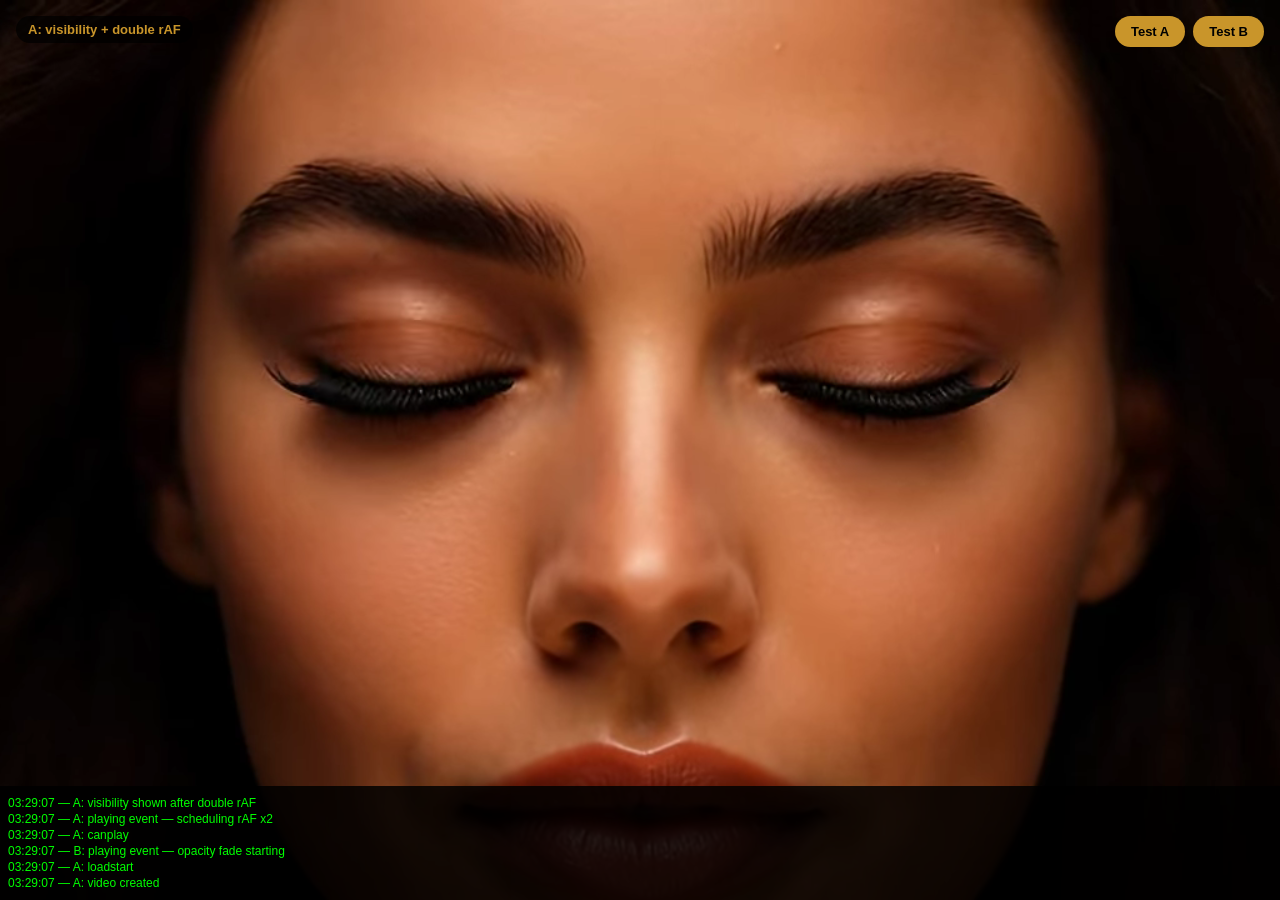
<file: test-hero.html>
<!DOCTYPE html>
<html lang="es">
<head>
<meta charset="UTF-8">
<meta name="viewport" content="width=device-width, initial-scale=1.0">
<title>Hero Video Test</title>
<style>
* { margin:0; padding:0; box-sizing:border-box; }
body { background: #000; font-family: Arial, sans-serif; }

.test { position: relative; width: 100%; height: 100vh; overflow: hidden; background: #0a0806; }

.test__poster {
  position: absolute; inset: 0;
  width: 100%; height: 100%;
  object-fit: cover; object-position: center 18%;
}

.test__video {
  position: absolute; inset: 0;
  width: 100%; height: 100%;
  object-fit: cover; object-position: center 18%;
  visibility: hidden;
}
.test__video.playing { visibility: visible; }

.log {
  position: fixed; bottom: 0; left: 0; right: 0;
  background: rgba(0,0,0,0.85); color: #0f0; font-size: 12px;
  padding: 8px; max-height: 160px; overflow-y: auto; z-index: 99;
}
.log p { margin: 2px 0; }

/* Test A: visibility switch */
#testA {}

/* Test B: using CSS background as poster trick - video starts at opacity 1 
   but parent has background-image so there's always something showing */
#testB .test__video {
  visibility: visible;
  opacity: 0;
}
#testB .test__video.playing { opacity: 1; }
#testB { background-image: url('hero-mobile.webp'); background-size: cover; background-position: center 18%; }
#testB .test__poster { display: none; }

.label {
  position: absolute; top: 16px; left: 16px; z-index: 10;
  background: rgba(0,0,0,0.7); color: #c9952a; padding: 6px 12px;
  border-radius: 20px; font-size: 13px; font-weight: bold;
}
.switch { position: fixed; top: 16px; right: 16px; z-index: 100; display: flex; gap: 8px; }
.switch button {
  background: #c9952a; color: #000; border: none; padding: 8px 16px;
  border-radius: 20px; cursor: pointer; font-weight: bold; font-size: 13px;
}
</style>
</head>
<body>

<div class="switch">
  <button onclick="show('A')">Test A</button>
  <button onclick="show('B')">Test B</button>
</div>

<!-- TEST A: visibility:hidden → visible via double rAF -->
<div class="test" id="testA">
  <div class="label">A: visibility + double rAF</div>
  <img class="test__poster" src="hero-mobile.webp" alt="">
  <video class="test__video" id="vidA" autoplay muted loop playsinline preload="auto">
    <source src="hero.webm" type="video/webm">
    <source src="hero.mp4" type="video/mp4">
  </video>
</div>

<!-- TEST B: CSS background as poster, video opacity 0→1 -->
<div class="test" id="testB" style="display:none">
  <div class="label">B: CSS background poster + opacity</div>
  <video class="test__video" id="vidB" autoplay muted loop playsinline preload="auto">
    <source src="hero.webm" type="video/webm">
    <source src="hero.mp4" type="video/mp4">
  </video>
</div>

<div class="log" id="log"></div>

<script>
function log(msg) {
  const d = document.getElementById('log');
  const p = document.createElement('p');
  p.textContent = `${new Date().toISOString().substr(11,8)} — ${msg}`;
  d.prepend(p);
}

function show(t) {
  document.getElementById('testA').style.display = t === 'A' ? 'block' : 'none';
  document.getElementById('testB').style.display = t === 'B' ? 'block' : 'none';
  log(`Switched to Test ${t}`);
}

// Test A logic
const vidA = document.getElementById('vidA');
log('A: video created');
vidA.addEventListener('loadstart', () => log('A: loadstart'));
vidA.addEventListener('canplay',   () => log('A: canplay'));
vidA.addEventListener('playing',   () => {
  log('A: playing event — scheduling rAF x2');
  requestAnimationFrame(() => {
    requestAnimationFrame(() => {
      vidA.classList.add('playing');
      log('A: visibility shown after double rAF');
    });
  });
}, { once: true });
vidA.play().catch(e => log('A: play() rejected: ' + e));

// Test B logic  
const vidB = document.getElementById('vidB');
vidB.addEventListener('playing', () => {
  log('B: playing event — opacity fade starting');
  vidB.classList.add('playing');
}, { once: true });
vidB.play().catch(e => log('B: play() rejected: ' + e));
</script>
</body>
</html>
</file>
<file: styles.css>
/* ===== SECTION STYLES ===== */
  .section { padding-block: clamp(var(--space-12), 8vw, var(--space-24)); }

  .section__eyebrow {
    font-size: var(--text-xs); font-weight: 600; letter-spacing: 0.18em;
    text-transform: uppercase; color: var(--color-primary);
    margin-bottom: var(--space-4);
    display: flex; align-items: center; gap: var(--space-3);
  }
  .section__eyebrow::before { content: ''; display: block; width: 24px; height: 1px; background: var(--color-primary); }

  .section__title {
    font-family: var(--font-display);
    font-size: var(--text-2xl); font-weight: 300; line-height: 1.1;
    margin-bottom: var(--space-4);
  }
  .section__title em { font-style: italic; color: var(--color-primary); }
  .section__subtitle { font-size: var(--text-base); color: var(--color-text-muted); max-width: 52ch; line-height: 1.7; margin-bottom: var(--space-10); }

  /* ===== SERVICES ===== */
  .services-grid {
    display: grid;
    grid-template-columns: repeat(auto-fill, minmax(280px, 1fr));
    gap: var(--space-5);
  }

  .service-card {
    background: var(--color-surface); border: 1px solid var(--color-border);
    border-radius: var(--radius-lg); padding: var(--space-6);
    transition: box-shadow var(--transition-interactive), border-color var(--transition-interactive), transform var(--transition-interactive);
    cursor: default;
  }
  .service-card:hover { box-shadow: var(--shadow-md); border-color: var(--color-primary); transform: translateY(-2px); }

  .service-card__icon {
    width: 44px; height: 44px; border-radius: var(--radius-md);
    background: var(--color-primary-highlight);
    display: flex; align-items: center; justify-content: center;
    margin-bottom: var(--space-4); color: var(--color-primary);
    font-size: 1.2rem;
  }

  .service-card__title {
    font-family: var(--font-display); font-size: var(--text-lg);
    font-weight: 500; margin-bottom: var(--space-2);
  }
  .service-card__desc { font-size: var(--text-sm); color: var(--color-text-muted); line-height: 1.65; }
  .service-card__badge {
    display: inline-block; margin-top: var(--space-4);
    font-size: var(--text-xs); font-weight: 600; letter-spacing: 0.08em;
    text-transform: uppercase; color: var(--color-primary);
    background: var(--color-primary-highlight); padding: var(--space-1) var(--space-3);
    border-radius: var(--radius-full);
  }

  /* ===== ABOUT ===== */
  .about-grid {
    display: grid; grid-template-columns: 1fr 1fr;
    gap: var(--space-16); align-items: center;
  }

  .about__image-wrap {
    position: relative; border-radius: var(--radius-lg); overflow: hidden;
    aspect-ratio: 4/5;
  }
  .about__image-wrap img { width: 100%; height: 100%; object-fit: cover; }
  .about__image-badge {
    position: absolute; bottom: var(--space-5); left: var(--space-5);
    background: var(--color-primary); color: var(--color-text-inverse);
    padding: var(--space-3) var(--space-5);
    border-radius: var(--radius-md);
    font-size: var(--text-xs); font-weight: 600; letter-spacing: 0.06em;
    text-transform: uppercase; box-shadow: var(--shadow-md);
  }

  .about__stats {
    display: grid; grid-template-columns: 1fr 1fr;
    gap: var(--space-4); margin-top: var(--space-8);
  }
  .stat { background: var(--color-surface); border: 1px solid var(--color-border); border-radius: var(--radius-md); padding: var(--space-5); }
  .stat__number {
    font-family: var(--font-display); font-size: var(--text-2xl);
    font-weight: 400; color: var(--color-primary); line-height: 1;
    margin-bottom: var(--space-1);
  }
  .stat__label { font-size: var(--text-xs); color: var(--color-text-muted); font-weight: 500; letter-spacing: 0.05em; text-transform: uppercase; }

  @media (max-width: 768px) {
    .about-grid { grid-template-columns: 1fr; }
    .about__image-wrap { aspect-ratio: 4/3; max-height: 380px; }
  }

  /* ===== FULL BLEED SECTION ===== */
  .full-bleed {
    position: relative; overflow: hidden;
    min-height: 60vh; display: flex; align-items: center;
  }
  .full-bleed__bg {
    position: absolute; inset: 0;
    overflow: hidden;
  }
  .full-bleed__bg img {
    width: 100%; height: 100%;
    object-fit: cover; object-position: center;
    will-change: auto;
  }
  .full-bleed__overlay {
    position: absolute; inset: 0;
    background: linear-gradient(135deg, rgba(10,8,6,0.9) 0%, rgba(10,8,6,0.65) 60%, rgba(10,8,6,0.4) 100%);
  }
  .full-bleed__content {
    position: relative; z-index: 2;
    padding: clamp(var(--space-12), 8vw, var(--space-24)) var(--space-5);
    max-width: var(--content-default); margin-inline: auto; width: 100%;
  }
  .full-bleed__title {
    font-family: var(--font-display); font-size: var(--text-2xl);
    font-weight: 300; color: #f5f0e8; margin-bottom: var(--space-4); line-height: 1.1;
  }
  .full-bleed__title em { font-style: italic; color: var(--color-primary); }
  .full-bleed__text { font-size: var(--text-base); color: rgba(245,240,232,0.75); max-width: 46ch; line-height: 1.7; margin-bottom: var(--space-8); }

  /* ===== BOOKING ===== */
  .booking-section {
    background: var(--color-surface);
    border-block: 1px solid var(--color-divider);
  }
  .booking-inner { max-width: 680px; margin-inline: auto; text-align: center; padding-inline: var(--space-5); }
  .booking-inner .section__subtitle { margin-inline: auto; }
  .booking-embed {
    margin-top: var(--space-8);
    border-radius: var(--radius-lg);
    overflow: hidden;
    box-shadow: var(--shadow-lg);
    background: var(--color-surface);
    border: 1px solid var(--color-border);
    min-height: 400px;
    display: flex; align-items: center; justify-content: center;
  }
  .booking-placeholder {
    display: flex; flex-direction: column; align-items: center; gap: var(--space-4);
    padding: var(--space-12) var(--space-8); text-align: center;
  }
  .booking-placeholder__icon {
    width: 56px; height: 56px; border-radius: 50%;
    background: var(--color-primary-highlight);
    display: flex; align-items: center; justify-content: center;
    color: var(--color-primary);
  }
  .booking-placeholder__title { font-family: var(--font-display); font-size: var(--text-xl); font-weight: 400; }
  .booking-placeholder__text { font-size: var(--text-sm); color: var(--color-text-muted); max-width: 36ch; }

  .booking-alt {
    margin-top: var(--space-6);
    display: flex; gap: var(--space-4); justify-content: center; flex-wrap: wrap;
  }
  .btn--ghost {
    border: 1px solid var(--color-border); color: var(--color-text-muted);
    background: var(--color-surface);
  }
  .btn--ghost:hover { border-color: var(--color-primary); color: var(--color-primary); }

  /* ===== GALLERY ===== */
  .gallery-grid {
    display: grid;
    grid-template-columns: repeat(3, 1fr);
    grid-template-rows: auto auto;
    gap: var(--space-3);
  }
  .gallery-item { border-radius: var(--radius-md); overflow: hidden; aspect-ratio: 1; background: var(--color-surface-offset); position: relative; }
  .gallery-item img { width: 100%; height: 100%; object-fit: cover; transition: transform 0.5s cubic-bezier(0.16,1,0.3,1); }
  .gallery-item:hover img { transform: scale(1.04); }
  .gallery-item--large { grid-column: span 2; aspect-ratio: 2/1; }

  @media (max-width: 600px) {
    .gallery-grid { grid-template-columns: repeat(2, 1fr); }
    .gallery-item--large { grid-column: span 2; aspect-ratio: 16/9; }
  }

  /* ===== FOOTER ===== */
  .footer {
    background: var(--color-dark); color: rgba(245,240,232,0.65);
    padding-block: var(--space-16) var(--space-10);
  }
  .footer__grid {
    display: grid; grid-template-columns: 2fr 1fr 1fr;
    gap: var(--space-12); margin-bottom: var(--space-12);
  }
  .footer__brand .logo__name { color: #f5f0e8; }
  .footer__desc { font-size: var(--text-sm); line-height: 1.7; margin-top: var(--space-4); color: rgba(245,240,232,0.55); max-width: 38ch; }
  .footer__social { display: flex; gap: var(--space-3); margin-top: var(--space-6); }
  .footer__social-link {
    width: 36px; height: 36px; border-radius: var(--radius-full);
    border: 1px solid rgba(245,240,232,0.2);
    display: flex; align-items: center; justify-content: center;
    color: rgba(245,240,232,0.55); text-decoration: none;
    font-size: var(--text-sm);
  }
  .footer__social-link:hover { border-color: var(--color-primary); color: var(--color-primary); }
  .footer__heading { font-size: var(--text-xs); font-weight: 600; letter-spacing: 0.15em; text-transform: uppercase; color: rgba(245,240,232,0.35); margin-bottom: var(--space-5); }
  .footer__links { list-style: none; display: flex; flex-direction: column; gap: var(--space-3); }
  .footer__links a { font-size: var(--text-sm); color: rgba(245,240,232,0.55); text-decoration: none; }
  .footer__links a:hover { color: var(--color-primary); }
  .footer__divider { border: none; border-top: 1px solid rgba(245,240,232,0.08); margin-bottom: var(--space-6); }
  .footer__bottom { display: flex; justify-content: space-between; align-items: center; flex-wrap: wrap; gap: var(--space-4); }
  .footer__legal { font-size: var(--text-xs); color: rgba(245,240,232,0.3); }
  .footer__pplx a { font-size: var(--text-xs); color: rgba(245,240,232,0.3); text-decoration: none; }
  .footer__pplx a:hover { color: rgba(245,240,232,0.6); }

  @media (max-width: 768px) {
    .footer__grid { grid-template-columns: 1fr 1fr; }
    .footer__brand { grid-column: span 2; }
    .footer__bottom { flex-direction: column; align-items: flex-start; }
  }
  @media (max-width: 480px) {
    .footer__grid { grid-template-columns: 1fr; }
    .footer__brand { grid-column: span 1; }
  }

  /* ===== TESTIMONIALS ===== */
  .testimonials-grid {
    display: grid; grid-template-columns: repeat(auto-fill, minmax(280px, 1fr));
    gap: var(--space-5);
  }
  .testimonial-card {
    background: var(--color-surface); border: 1px solid var(--color-border);
    border-radius: var(--radius-lg); padding: var(--space-6);
  }
  .testimonial-card__stars { color: var(--color-primary); margin-bottom: var(--space-4); font-size: var(--text-sm); letter-spacing: 2px; }
  .testimonial-card__text { font-family: var(--font-display); font-size: var(--text-lg); font-weight: 300; font-style: italic; line-height: 1.55; margin-bottom: var(--space-5); }
  .testimonial-card__author { display: flex; align-items: center; gap: var(--space-3); }
  .testimonial-card__avatar {
    width: 40px; height: 40px; border-radius: 50%;
    background: var(--color-primary-highlight); color: var(--color-primary);
    display: flex; align-items: center; justify-content: center;
    font-family: var(--font-display); font-size: var(--text-lg); font-weight: 500;
  }
  .testimonial-card__name { font-size: var(--text-sm); font-weight: 600; }
  .testimonial-card__meta { font-size: var(--text-xs); color: var(--color-text-muted); }

  /* ===== SCROLL ANIMATIONS ===== */
  .reveal {
    opacity: 0; transform: translateY(20px);
    transition: opacity 0.6s cubic-bezier(0.16,1,0.3,1), transform 0.6s cubic-bezier(0.16,1,0.3,1);
  }
  .reveal.visible { opacity: 1; transform: none; }
  .reveal--delay-1 { transition-delay: 0.1s; }
  .reveal--delay-2 { transition-delay: 0.2s; }
  .reveal--delay-3 { transition-delay: 0.3s; }

/* ===== BOOKING FORM ===== */
.booking-form-wrap {
  max-width: 600px; margin: var(--space-10) auto 0;
  background: var(--color-surface);
  border: 1px solid var(--color-border);
  border-radius: var(--radius-lg);
  padding: var(--space-8) var(--space-8) var(--space-10);
  box-shadow: var(--shadow-lg);
}

.bf-progress {
  height: 2px; background: var(--color-divider);
  border-radius: 99px; margin-bottom: var(--space-6); overflow: hidden;
}
.bf-progress__bar {
  height: 100%; background: var(--color-primary);
  border-radius: 99px; width: 33%;
  transition: width 0.4s cubic-bezier(0.16,1,0.3,1);
}

.bf-steps-indicator {
  display: flex; align-items: center; justify-content: center;
  gap: 0; margin-bottom: var(--space-8);
}
.bf-step-dot {
  width: 32px; height: 32px; border-radius: 50%;
  border: 1.5px solid var(--color-border);
  display: flex; align-items: center; justify-content: center;
  font-size: var(--text-xs); font-weight: 600; color: var(--color-text-muted);
  transition: all 0.3s ease; background: var(--color-surface); flex-shrink: 0;
}
.bf-step-dot.active { border-color: var(--color-primary); color: var(--color-primary); background: var(--color-primary-highlight); }
.bf-step-dot.done { border-color: var(--color-primary); background: var(--color-primary); color: #fff; }
.bf-step-line { flex: 1; height: 1px; background: var(--color-divider); max-width: 80px; }

.bf-step { animation: bf-slide-in 0.35s cubic-bezier(0.16,1,0.3,1); }
@keyframes bf-slide-in { from { opacity:0; transform: translateX(20px); } to { opacity:1; transform: translateX(0); } }

.bf-step__title {
  font-family: var(--font-display); font-size: var(--text-xl);
  font-weight: 400; margin-bottom: var(--space-6); color: var(--color-text);
}

.bf-services {
  display: grid; grid-template-columns: 1fr 1fr; gap: var(--space-3);
  margin-bottom: var(--space-6);
}
@media (max-width: 480px) { .bf-services { grid-template-columns: 1fr; } }

.bf-service-btn {
  display: flex; align-items: center; gap: var(--space-3);
  padding: var(--space-4) var(--space-5);
  border: 1.5px solid var(--color-border);
  border-radius: var(--radius-md); background: var(--color-surface);
  cursor: pointer; text-align: left; color: var(--color-text);
  font-size: var(--text-sm); transition: all 0.2s ease;
}
.bf-service-btn:hover { border-color: var(--color-primary); background: var(--color-primary-highlight); }
.bf-service-btn.selected { border-color: var(--color-primary); background: var(--color-primary-highlight); color: var(--color-primary); font-weight: 600; }
.bf-service-icon { color: var(--color-primary); font-size: 0.7rem; flex-shrink: 0; }

.bf-fields { display: flex; flex-direction: column; gap: var(--space-4); margin-bottom: var(--space-6); }
.bf-field { display: flex; flex-direction: column; gap: var(--space-2); }
.bf-label { font-size: var(--text-sm); font-weight: 500; color: var(--color-text-muted); letter-spacing: 0.02em; }
.bf-input {
  padding: var(--space-3) var(--space-4);
  border: 1.5px solid var(--color-border);
  border-radius: var(--radius-md); background: var(--color-surface-2);
  color: var(--color-text); font-size: var(--text-base);
  transition: border-color 0.2s ease;
  width: 100%;
}
.bf-input:focus { outline: none; border-color: var(--color-primary); }
.bf-textarea { resize: vertical; min-height: 80px; }

.bf-nav {
  display: flex; justify-content: space-between; align-items: center;
  padding-top: var(--space-4); border-top: 1px solid var(--color-divider);
}

.bf-error { color: #e05a5a; font-size: var(--text-sm); min-height: 1.2em; margin-bottom: var(--space-3); }

.bf-success {
  text-align: center; padding: var(--space-10) var(--space-4);
  animation: bf-slide-in 0.4s ease;
}
.bf-success__icon {
  font-size: 2.5rem; color: var(--color-primary); margin-bottom: var(--space-4);
  animation: star-glow 2s ease infinite;
}
.bf-success__title { font-family: var(--font-display); font-size: var(--text-2xl); font-weight: 400; margin-bottom: var(--space-3); }
.bf-success__text { color: var(--color-text-muted); max-width: 40ch; margin: 0 auto var(--space-2); }
.bf-success__detail { font-size: var(--text-sm); color: var(--color-primary); font-weight: 500; }
</file>
